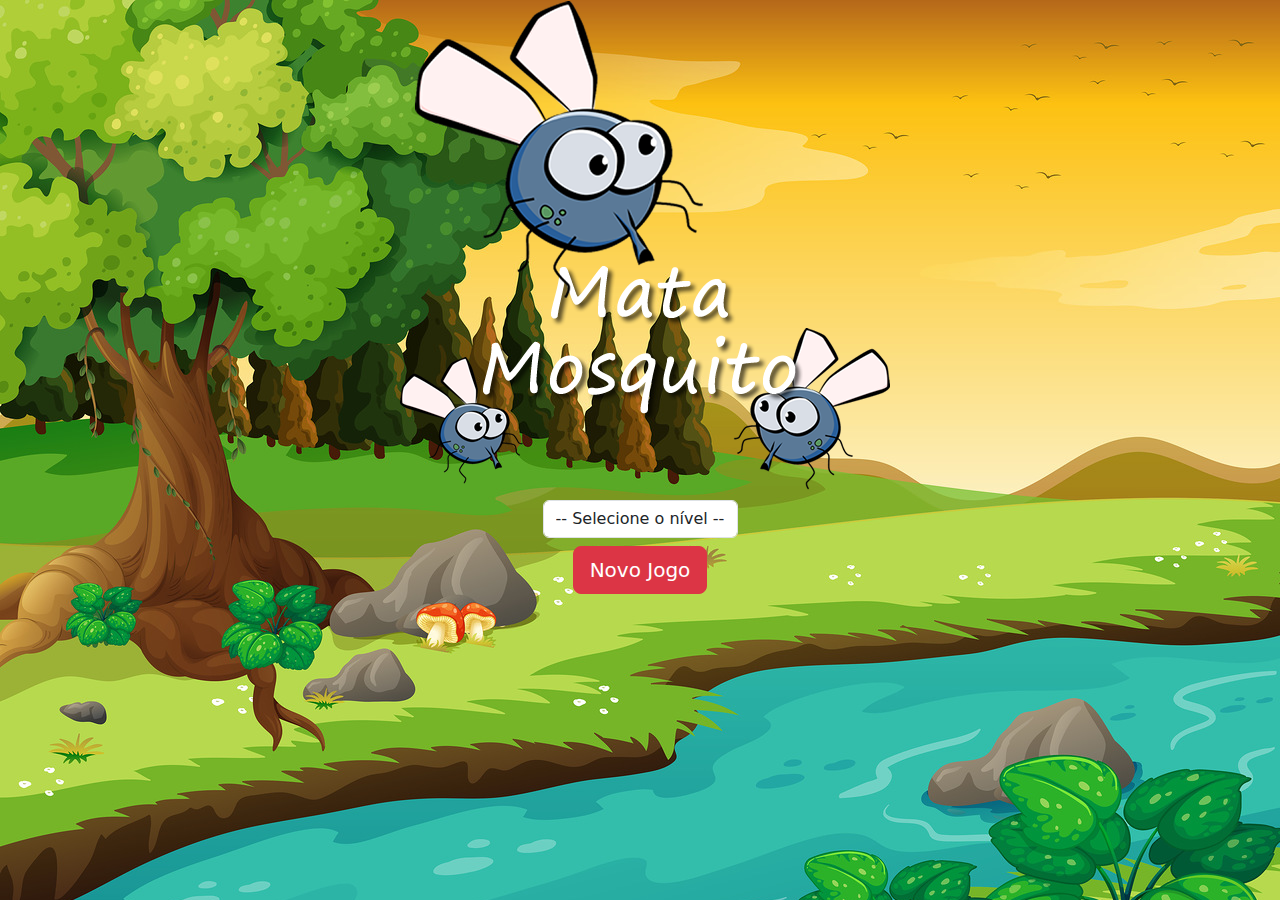
<file: index.html>
<!DOCTYPE html>
<html lang="pt-br">
<head>
    <meta charset="UTF-8">
    <meta name="viewport" content="width=device-width, initial-scale=1.0">
    <title>Mata Mosquito - Game</title>

    <link href="https://cdn.jsdelivr.net/npm/bootstrap@5.3.3/dist/css/bootstrap.min.css" rel="stylesheet" integrity="sha384-QWTKZyjpPEjISv5WaRU9OFeRpok6YctnYmDr5pNlyT2bRjXh0JMhjY6hW+ALEwIH" crossorigin="anonymous">
    <script src="https://cdn.jsdelivr.net/npm/bootstrap@5.3.3/dist/js/bootstrap.bundle.min.js" integrity="sha384-YvpcrYf0tY3lHB60NNkmXc5s9fDVZLESaAA55NDzOxhy9GkcIdslK1eN7N6jIeHz" crossorigin="anonymous"></script>

    <link rel="stylesheet" href="style.css">

    <script>
        function iniciarJogo(){
            var nivel = document.getElementById('nivel').value;

            if(nivel === ''){
                alert("Selecione o nível de dificuldade!")
                return false;
            }else{
                window.location.href = 'game.html?'+nivel
            }
        }
    </script>
</head>
<body>

    <div class="container">
        <div class="row">
            <div class="col">
                <div class="d-flex justify-content-center">
                    <img src="images/game.png">
                </div>              
            </div>
        </div>

        <div class="row">
            <div class="col">
                <div class="d-flex justify-content-center">
                    <div class="mb-2">
                        <select class="form-control" id="nivel">
                            <option value="">-- Selecione o nível --</option>
                            <option value="normal">Normal</option>
                            <option value="dificil">Difícil</option>
                            <option value="chucknorris">Chuck Norris</option>
                        </select>
                    </div>        
                </div>              
            </div>
        </div>

        <div class="row">
            <div class="col">
                <div class="d-flex justify-content-center">
                    <button class="btn btn-danger btn-lg" onclick="iniciarJogo()">Novo Jogo</button>
                </div>              
            </div>
        </div>

    </div>


</body>
</html>
</file>
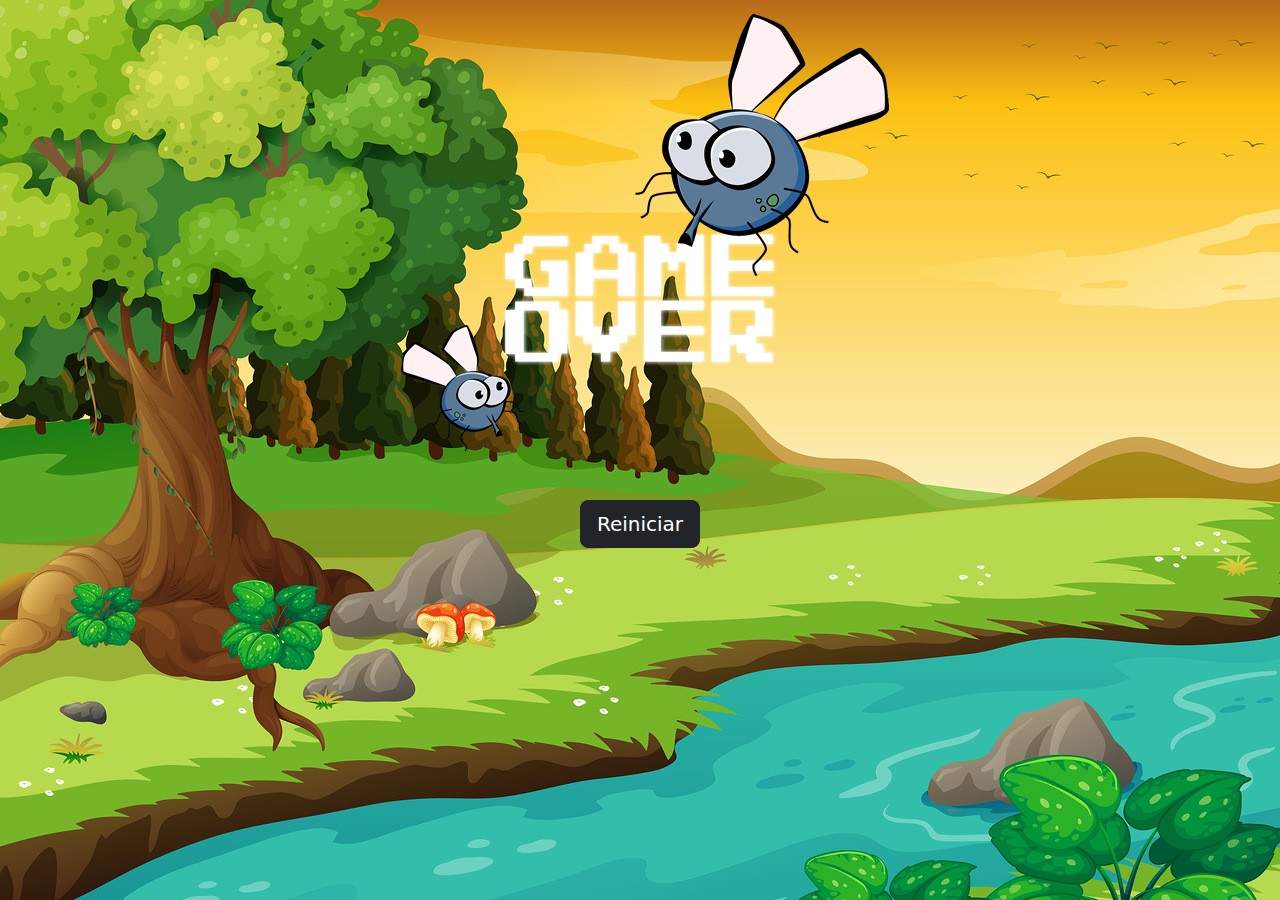
<file: fim_de_jogo.html>
<!DOCTYPE html>
<html lang="pt-br">
<head>
    <meta charset="UTF-8">
    <meta name="viewport" content="width=device-width, initial-scale=1.0">
    <title>Mata Mosquito - Game Over</title>

    <link href="https://cdn.jsdelivr.net/npm/bootstrap@5.3.3/dist/css/bootstrap.min.css" rel="stylesheet" integrity="sha384-QWTKZyjpPEjISv5WaRU9OFeRpok6YctnYmDr5pNlyT2bRjXh0JMhjY6hW+ALEwIH" crossorigin="anonymous">
    <script src="https://cdn.jsdelivr.net/npm/bootstrap@5.3.3/dist/js/bootstrap.bundle.min.js" integrity="sha384-YvpcrYf0tY3lHB60NNkmXc5s9fDVZLESaAA55NDzOxhy9GkcIdslK1eN7N6jIeHz" crossorigin="anonymous"></script>

    <link rel="stylesheet" href="style.css">
</head>
<body>

    <div class="container">
        <div class="row">
            <div class="col">
                <div class="d-flex justify-content-center">
                    <img src="images/game_over.png">
                </div>              
            </div>
        </div>

        <div class="row">
            <div class="col">
                <div class="d-flex justify-content-center">
                    <button class="btn btn-dark btn-lg" onclick="window.location.href = 'index.html'">Reiniciar</button>
                </div>              
            </div>
        </div>

    </div>


</body>
</html>
</file>
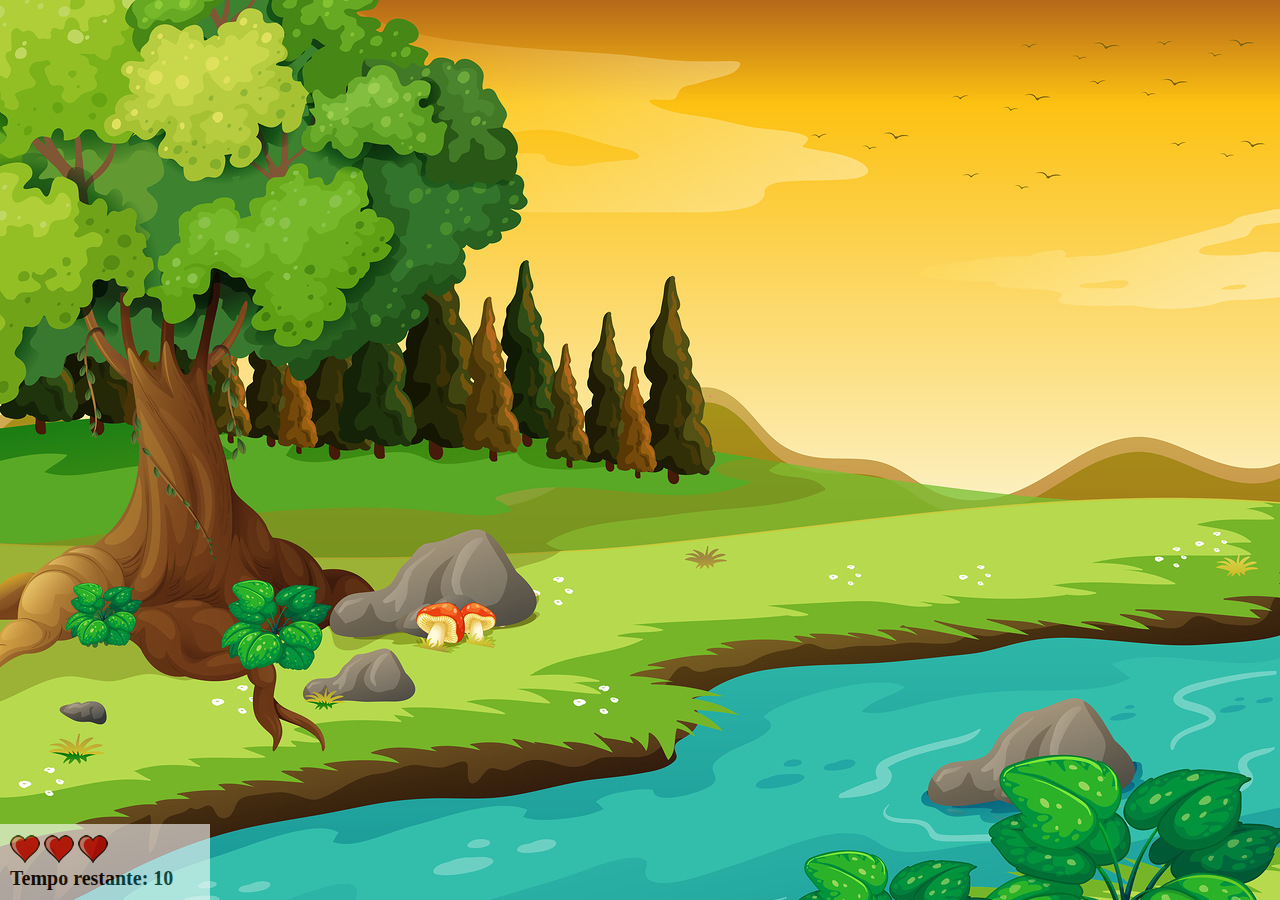
<file: game.html>
<!DOCTYPE html>
<html lang="pt-br">
<head>
    <meta charset="UTF-8">
    <meta name="viewport" content="width=device-width, initial-scale=1.0">
    <title>Mata Mosquito - Game</title>

    <link rel="stylesheet" href="style.css">

    <script src="game.js"></script>
</head>
<body onresize="ajustarTamanhoTela()">
    
    <div class="painel">

        <div class="vidas">
            <img id="v1" src="images/coracao_cheio.png">
            <img id="v2" src="images/coracao_cheio.png">
            <img id="v3" src="images/coracao_cheio.png">
        </div>

        <div class="cronometro">
            Tempo restante: <span id="cronometro"></span>
        </div>

    </div>

    <script>

        document.getElementById('cronometro').innerHTML = tempo;
        
        var criarMosquito = setInterval(function() {
            posicaoRandom();
        }, tempoMilissegundos);

    </script>

</body>
</html>
</file>
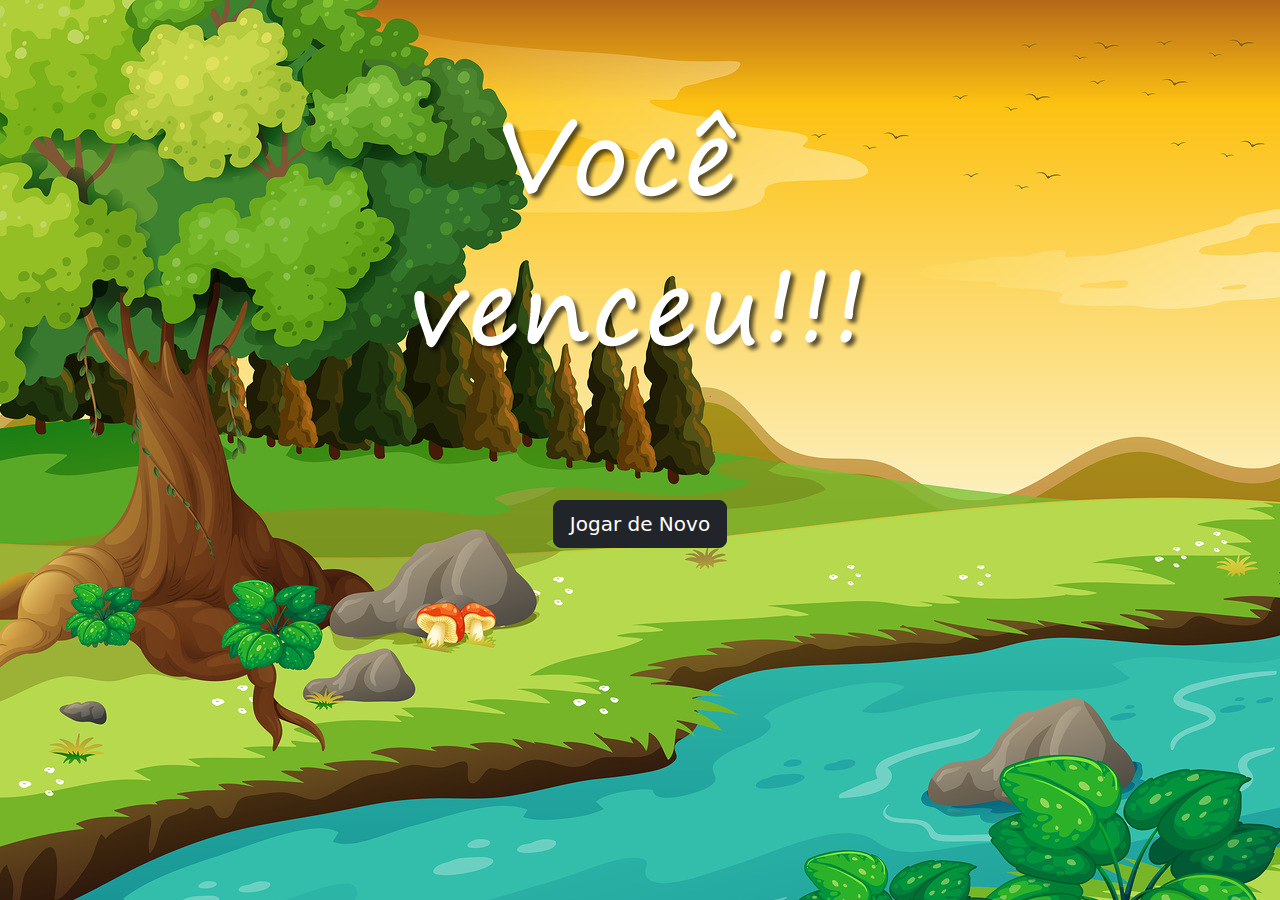
<file: vitoria.html>
<!DOCTYPE html>
<html lang="pt-br">
<head>
    <meta charset="UTF-8">
    <meta name="viewport" content="width=device-width, initial-scale=1.0">
    <title>Mata Mosquito - Game Over</title>

    <link href="https://cdn.jsdelivr.net/npm/bootstrap@5.3.3/dist/css/bootstrap.min.css" rel="stylesheet" integrity="sha384-QWTKZyjpPEjISv5WaRU9OFeRpok6YctnYmDr5pNlyT2bRjXh0JMhjY6hW+ALEwIH" crossorigin="anonymous">
    <script src="https://cdn.jsdelivr.net/npm/bootstrap@5.3.3/dist/js/bootstrap.bundle.min.js" integrity="sha384-YvpcrYf0tY3lHB60NNkmXc5s9fDVZLESaAA55NDzOxhy9GkcIdslK1eN7N6jIeHz" crossorigin="anonymous"></script>

    <link rel="stylesheet" href="style.css">
</head>
<body>

    <div class="container">
        <div class="row">
            <div class="col">
                <div class="d-flex justify-content-center">
                    <img src="images/vitoria.png">
                </div>              
            </div>
        </div>

        <div class="row">
            <div class="col">
                <div class="d-flex justify-content-center">
                    <button class="btn btn-dark btn-lg" onclick="window.location.href = 'index.html'">Jogar de Novo</button>
                </div>              
            </div>
        </div>

    </div>


</body>
</html>
</file>
<file: style.css>
html{
    cursor: url(images/aim.png.png) 30 30, auto;
}

body{
    background-image: url(images/bg.jpg);
    background-repeat: no-repeat;
    background-size: 100%;
}

.mosquito1{
    width: 50px;
    height: 50px;
}

.mosquito2{
    width: 70px;
    height: 70px;
}

.mosquito3{
    width: 90px;
    height: 90px;
}

.ladoEsq{
    transform: scaleX(1);
}

.ladoDir{
    transform: scaleX(-1);
}

.painel{
    position: absolute;
    width: 190px;
    padding: 10px;
    bottom: 0px ;
    left: 0px;
    border-top: 1px solid #FFF;
    background-color: #FFF;
    opacity: 0.6;
}

.vidas{
    float: left;
}

.cronometro{
    float: left;
    font-size: 20px;
    font-weight: bold;
}
</file>
